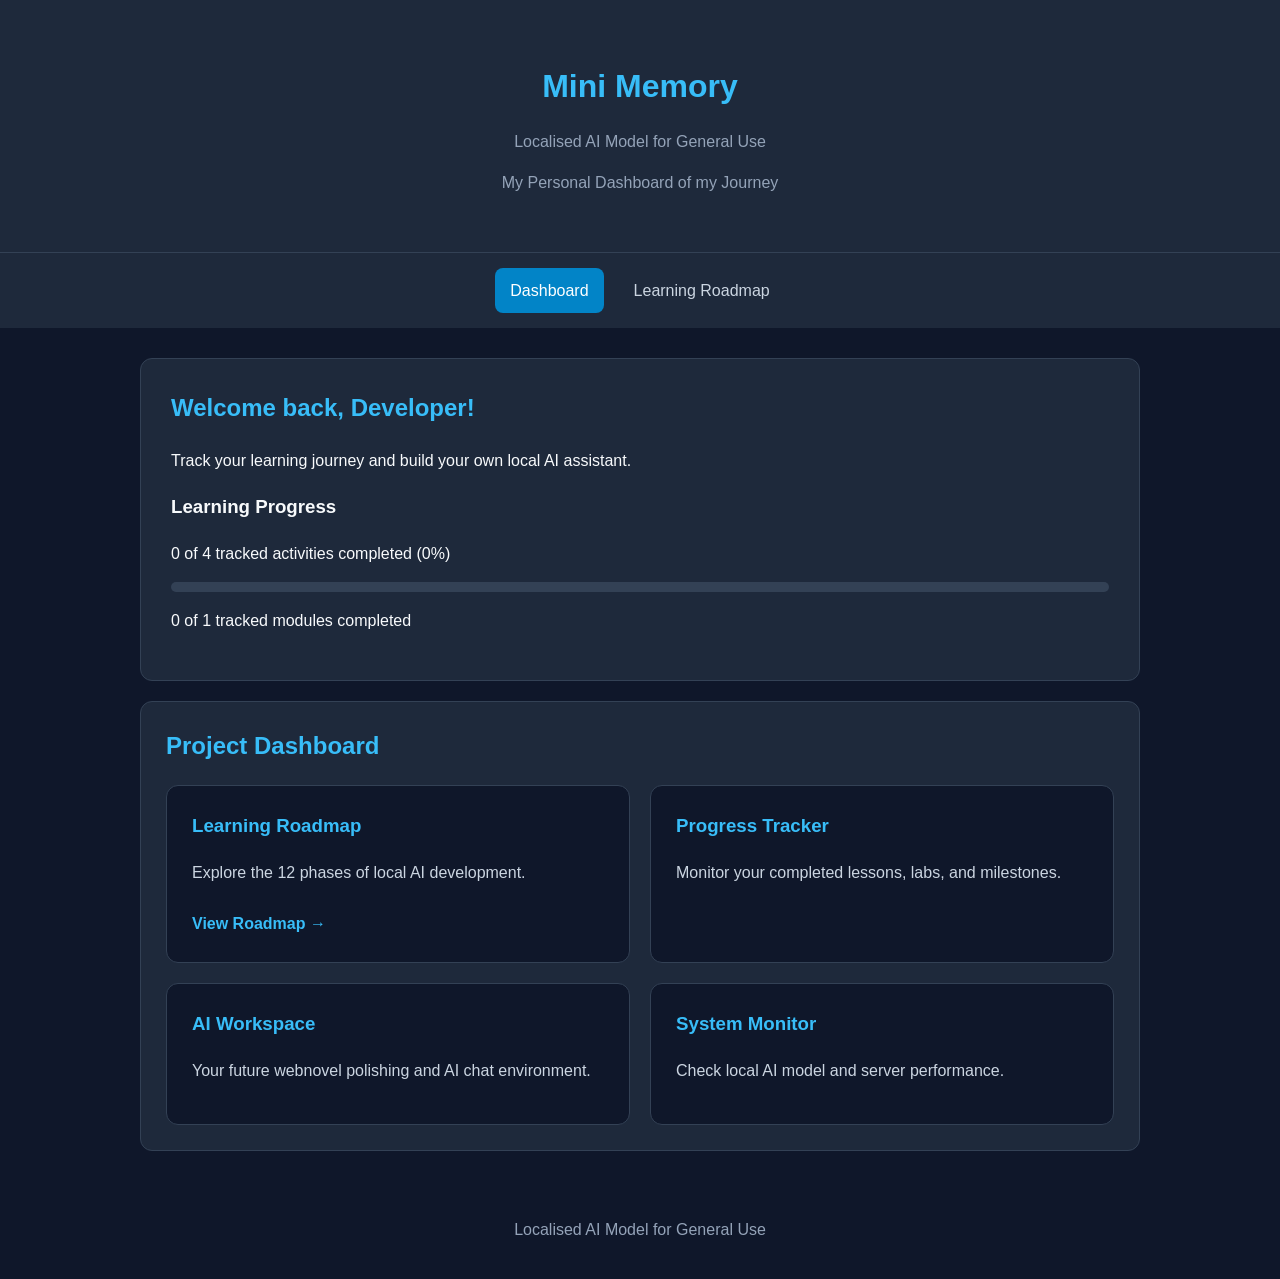
<file: index.html>
<!DOCTYPE html>
<html lang="en">
<head>
    <meta charset="UTF-8">
    <meta name="viewport"
          content="width=device-width, initial-scale=1.0">

    <title>Mini Memory Dashboard</title>
    <link rel="stylesheet" href="static/css/style.css">
</head>

<body>
    
    <header>
        <h1>Mini Memory</h1>
        <p>Localised AI Model for General Use</p>
        <p>My Personal Dashboard of my Journey</p>
    </header>

    <!-- Main Navigation -->
    <nav class="navbar" aria-label="Main navigation">
        <a href="index.html"
           class="nav-link active"
           aria-current="page">
            Dashboard
        </a>
    
        <a href="roadmap.html" class="nav-link">
            Learning Roadmap
        </a>
    </nav>
    
    <main>

    <!-- Welcome Section -->
    <section class="welcome-section">
        <h2>Welcome back, Developer!</h2>

        <p>
            Track your learning journey and build
            your own local AI assistant.
        </p>

        <h3>Learning Progress</h3>

        <p id="dashboard-progress">
            Loading learning progress...
        </p>

        <div class="progress-bar"
            role="progressbar"
            aria-label="Tracked learning activities"
            aria-valuemin="0"
            aria-valuemax="100"
            aria-valuenow="0"
            id="dashboard-progressbar">

            <div class="progress-fill"
                id="dashboard-progress-fill"></div>
        </div>

        <p id="dashboard-module-status">
            Loading module status...
        </p>
    </section>

    <!-- Dashboard Features -->
    <section class="features-section">
        <h2>Project Dashboard</h2>

        <div class="dashboard-grid">

            <article class="dashboard-card">
                <h3>Learning Roadmap</h3>
                <p>
                    Explore the 12 phases of
                    local AI development.
                </p>
            <a href="roadmap.html" class="card-link">
                View Roadmap →
            </a>
            
            </article>

            <article class="dashboard-card">
                <h3>Progress Tracker</h3>
                <p>
                    Monitor your completed lessons,
                    labs, and milestones.
                </p>
            </article>

            <article class="dashboard-card">
                <h3>AI Workspace</h3>
                <p>
                    Your future webnovel polishing
                    and AI chat environment.
                </p>
            </article>

            <article class="dashboard-card">
                <h3>System Monitor</h3>
                <p>
                    Check local AI model and
                    server performance.
                </p>
            </article>

        </div>
    </section>

</main>

    <footer>
        <p>Localised AI Model for General Use</p>
    </footer>
<script src="static/js/progress.js" defer></script>
<script src="static/js/lesson-data.js" defer></script>
<script src="static/js/dashboard.js" defer></script>

</body>
</html>
</file>
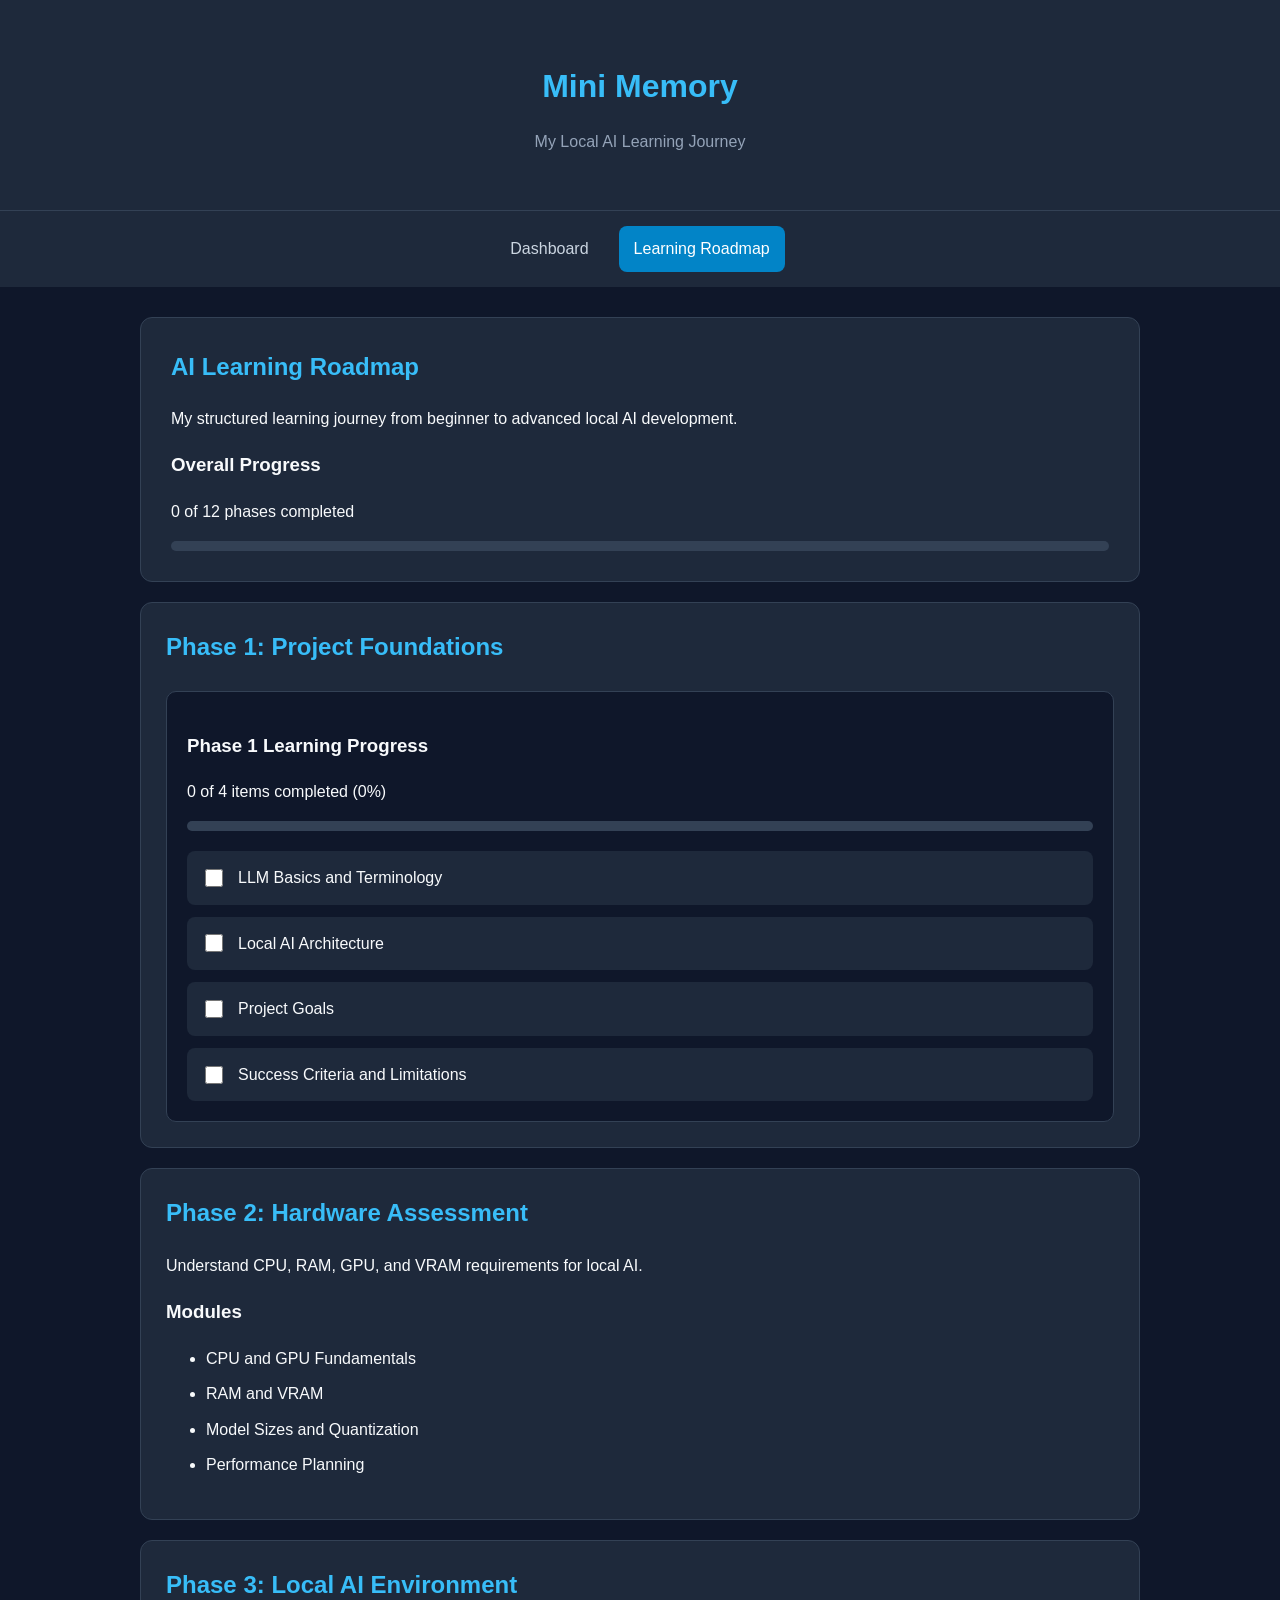
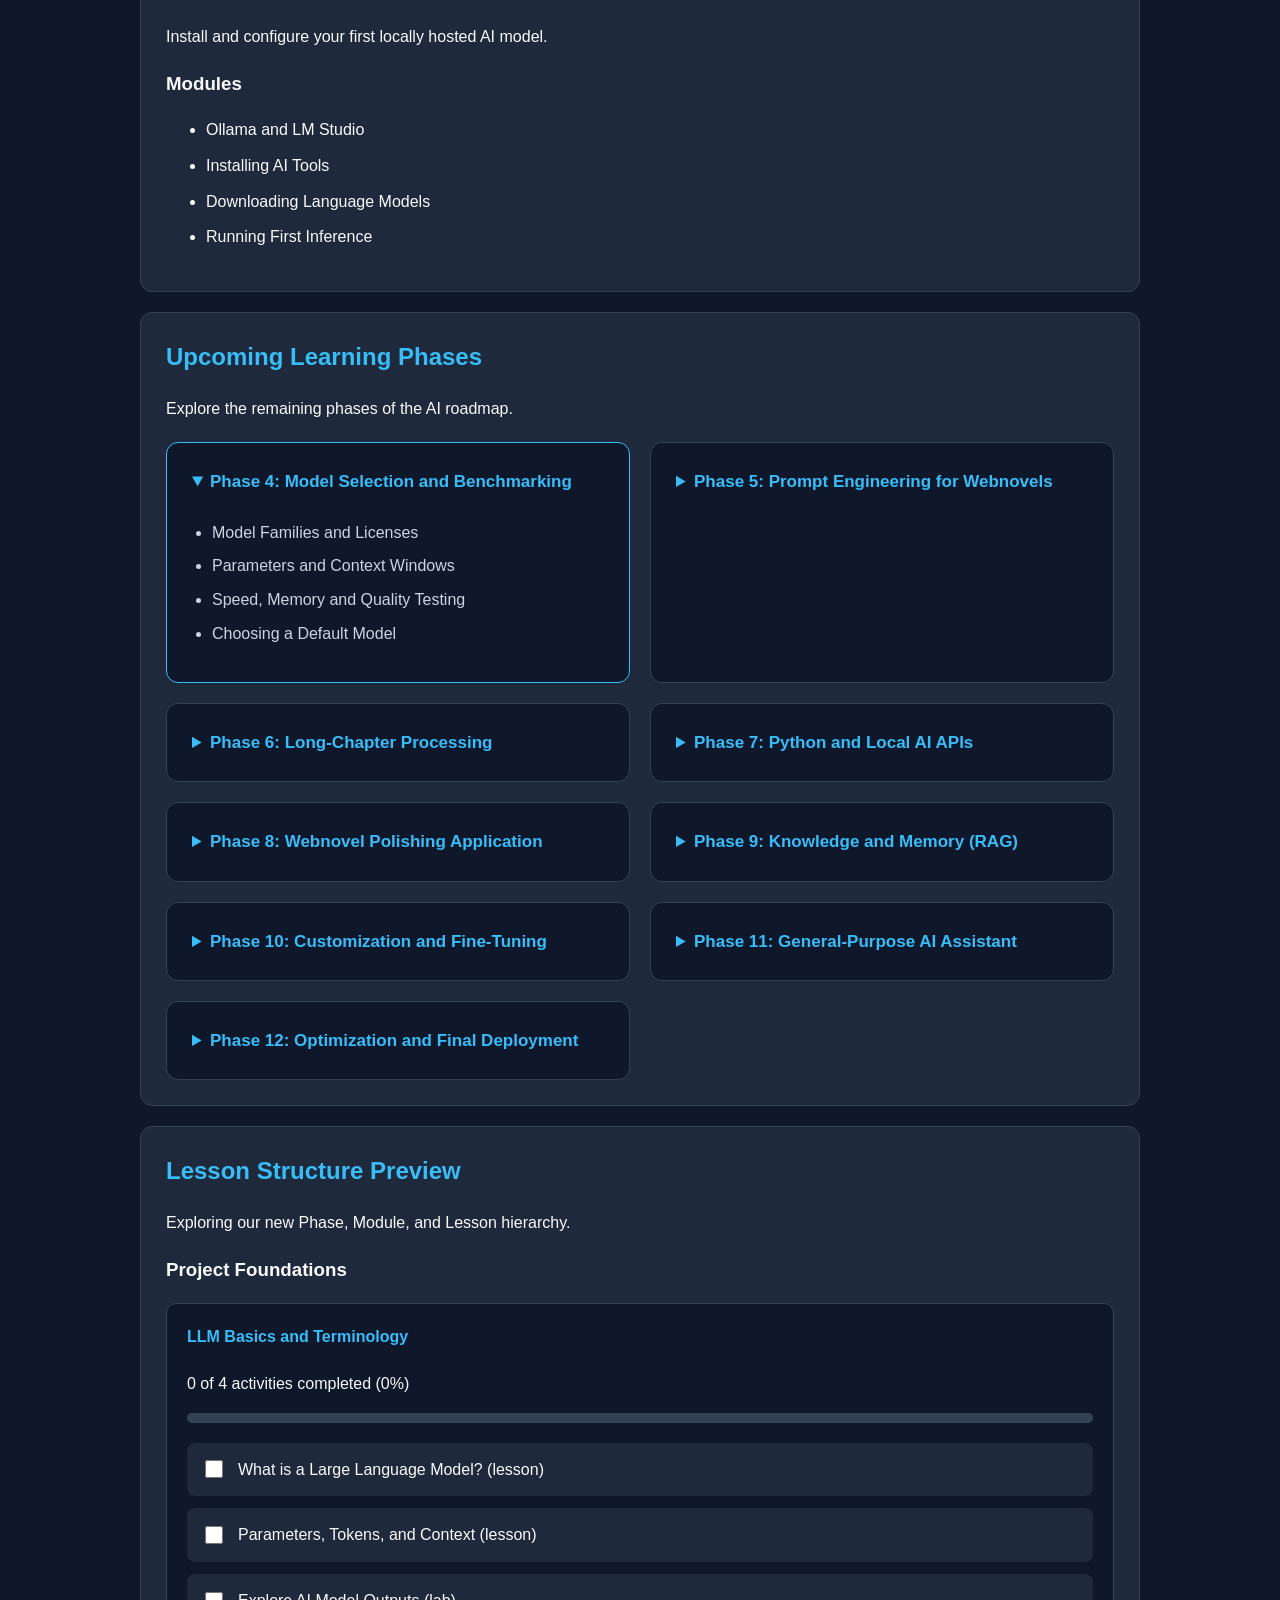
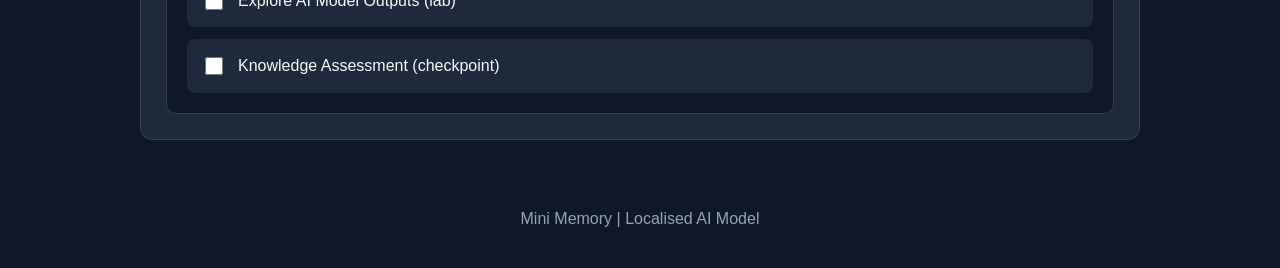
<file: roadmap.html>
<!DOCTYPE html>
<html lang="en">

<head>
    <meta charset="UTF-8">
    <meta name="viewport"
          content="width=device-width, initial-scale=1.0">

    <title>Learning Roadmap | Mini Memory</title>

    <link rel="stylesheet" href="static/css/style.css">
</head>

<body>

    <header>
        <h1>Mini Memory</h1>
        <p>My Local AI Learning Journey</p>
    </header>

    <!-- Main Navigation -->
    <nav class="navbar" aria-label="Main navigation">

        <a href="index.html" class="nav-link">
            Dashboard
        </a>

        <a href="roadmap.html"
           class="nav-link active"
           aria-current="page">
            Learning Roadmap
        </a>

    </nav>

    <main>

        <section class="welcome-section">
            <h2>AI Learning Roadmap</h2>

            <p>
                My structured learning journey from
                beginner to advanced local AI development.
            </p>

            <h3>Overall Progress</h3>
            <p>0 of 12 phases completed</p>

            <div class="progress-bar">
                <div class="progress-fill"></div>
            </div>
        </section>

        <section>
           <!-- Phase 1 Learning Progress -->
            <h2>Phase 1: Project Foundations</h2>
            <div class="lesson-progress">

                <h3>Phase 1 Learning Progress</h3>

                <p id="phase1-progress">0 of 4 items completed</p>

                <div class="progress-bar">
                    <div id="phase1-fill" class="progress-fill"></div>
                </div>

                <div class="lesson-list">

                    <label>
                        <input type="checkbox"
                            class="lesson-checkbox"
                            data-lesson="phase1-module1">
                        LLM Basics and Terminology
                    </label>

                    <label>
                        <input type="checkbox"
                            class="lesson-checkbox"
                            data-lesson="phase1-module2">
                        Local AI Architecture
                    </label>

                    <label>
                        <input type="checkbox"
                            class="lesson-checkbox"
                            data-lesson="phase1-module3">
                        Project Goals
                    </label>

                    <label>
                        <input type="checkbox"
                            class="lesson-checkbox"
                            data-lesson="phase1-module4">
                        Success Criteria and Limitations
                    </label>

                </div>
            </div>
        </section>

        <section>
            <h2>Phase 2: Hardware Assessment</h2>
            <p>
                Understand CPU, RAM, GPU, and VRAM
                requirements for local AI.
            </p>

            <h3>Modules</h3>
            <ul>
                <li>CPU and GPU Fundamentals</li>
                <li>RAM and VRAM</li>
                <li>Model Sizes and Quantization</li>
                <li>Performance Planning</li>
            </ul>
        </section>

        <section>
            <h2>Phase 3: Local AI Environment</h2>
            <p>
                Install and configure your first
                locally hosted AI model.
            </p>

            <h3>Modules</h3>
            <ul>
                <li>Ollama and LM Studio</li>
                <li>Installing AI Tools</li>
                <li>Downloading Language Models</li>
                <li>Running First Inference</li>
            </ul>
        </section>

        <section>
            <h2>Upcoming Learning Phases</h2>
            <p>Explore the remaining phases of the AI roadmap.</p>

            <div id="roadmap-container"></div>
        </section>
        <section>
            <h2>Lesson Structure Preview</h2>

            <p>
                Exploring our new Phase, Module,
                and Lesson hierarchy.
            </p>

            <div id="lesson-container"></div>
        </section>

    </main>

    <footer>
        <p>Mini Memory | Localised AI Model</p>
    </footer>
<script src="static/js/progress.js" defer></script>
<script src="static/js/roadmap-data.js" defer></script>
<script src="static/js/roadmap.js" defer></script>

<script src="static/js/lesson-data.js" defer></script>
<script src="static/js/lessons.js" defer></script>

</body>
</html>
</file>
<file: static/css/style.css>
/* Mini Memory - Main Stylesheet */

/* 1. Global page styling */
body {
    margin: 0;
    padding: 0;
    background-color: #0f172a;
    color: #f8fafc;
    font-family: Arial, sans-serif;
    line-height: 1.6;
}

/* 2. Main page header */
header {
    background-color: #1e293b;
    text-align: center;
    padding: 40px 20px;
}

header h1 {
    color: #38bdf8;
    margin-bottom: 10px;
}

header p {
    color: #94a3b8;
}

/* 3. Main content area */
main {
    max-width: 1000px;
    margin: 30px auto;
    padding: 0 20px;
}

/* 4. Dashboard sections */
section {
    background-color: #1e293b;
    padding: 25px;
    margin-bottom: 20px;
    border-radius: 12px;
    border: 1px solid #334155;
}

/* 5. Section headings */
section h2 {
    color: #38bdf8;
    margin-top: 0;
}

/* 6. Feature list */
li {
    margin-bottom: 10px;
}

/* 7. Footer */
footer {
    text-align: center;
    color: #94a3b8;
    padding: 20px;
}

/* 8. Mobile adjustments */
@media (max-width: 600px) {
    header {
        padding: 25px 15px;
    }

    main {
        margin: 15px auto;
        padding: 0 12px;
    }

    section {
        padding: 18px;
    }
}

/* 9. Welcome section */
.welcome-section {
    background-color: #1e293b;
    padding: 30px;
    border-radius: 12px;
}

.progress-bar {
    background-color: #334155;
    height: 10px;
    border-radius: 10px;
    overflow: hidden;
}

.progress-fill {
    background-color: #38bdf8;
    width: 0%;
    height: 100%;
}

/* 10. Dashboard grid */
.dashboard-grid {
    display: grid;
    grid-template-columns: repeat(2, 1fr);
    gap: 20px;
}

/* 11. Dashboard cards */
.dashboard-card {
    background-color: #0f172a;
    padding: 25px;
    border-radius: 12px;
    border: 1px solid #334155;
}

.dashboard-card h3 {
    color: #38bdf8;
    margin-top: 0;
}

.dashboard-card p {
    color: #cbd5e1;
}

/* 12. Mobile responsiveness */
@media (max-width: 600px) {
    .dashboard-grid {
        grid-template-columns: 1fr;
    }

    .welcome-section,
    .dashboard-card {
        padding: 18px;
    }
}

/* 13. Main Navigation */
.navbar {
    display: flex;
    justify-content: center;
    gap: 15px;
    padding: 15px;
    background-color: #1e293b;
    border-top: 1px solid #334155;
}

.nav-link {
    color: #cbd5e1;
    text-decoration: none;
    padding: 10px 15px;
    border-radius: 8px;
    transition: background-color 0.2s;
}

.nav-link:hover {
    background-color: #334155;
    color: #ffffff;
}

.nav-link.active {
    background-color: #0284c7;
    color: #ffffff;
}

.nav-link:focus-visible {
    outline: 2px solid #38bdf8;
    outline-offset: 3px;
}

/* 14. Mobile Navigation */
@media (max-width: 600px) {
    .navbar {
        flex-wrap: wrap;
        gap: 8px;
    }

    .nav-link {
        padding: 8px 12px;
        font-size: 14px;
    }
}
/* 15. Dashboard Card Links */
.card-link {
    display: inline-block;
    margin-top: 10px;
    color: #38bdf8;
    text-decoration: none;
    font-weight: bold;
}

.card-link:hover {
    text-decoration: underline;
}

.card-link:focus-visible {
    outline: 2px solid #38bdf8;
    outline-offset: 4px;
}

/* 16. Interactive Lesson Progress */
.lesson-progress {
    margin-top: 25px;
    padding: 20px;
    border-radius: 10px;
    background-color: #0f172a;
    border: 1px solid #334155;
}

.lesson-progress button {
    background-color: #0284c7;
    color: white;
    border: none;
    border-radius: 8px;
    padding: 12px 18px;
    font-size: 15px;
    cursor: pointer;
}

.lesson-progress button:hover {
    background-color: #0369a1;
}

.lesson-progress button:focus-visible {
    outline: 2px solid #38bdf8;
    outline-offset: 3px;
}


/* 17. Lesson Checklist */
.lesson-list {
    display: flex;
    flex-direction: column;
    gap: 12px;
    margin-top: 20px;
}

.lesson-list label {
    display: flex;
    align-items: center;
    gap: 12px;
    background-color: #1e293b;
    padding: 14px;
    border-radius: 8px;
    cursor: pointer;
}

.lesson-checkbox {
    width: 18px;
    height: 18px;
    accent-color: #38bdf8;
    cursor: pointer;
}


/* 18. Generated Roadmap Cards */
#roadmap-container {
    display: grid;
    grid-template-columns: repeat(2, minmax(0, 1fr));
    gap: 20px;
    margin-top: 20px;
}

.phase-card {
    background-color: #0f172a;
    border: 1px solid #334155;
    border-radius: 12px;
    padding: 20px;
}

.phase-card h3 {
    color: #38bdf8;
    margin-top: 0;
}

.phase-card li {
    color: #cbd5e1;
    margin-bottom: 8px;
}

@media (max-width: 600px) {
    #roadmap-container {
        grid-template-columns: 1fr;
    }
}


/* 19. Expandable Roadmap Cards */
.phase-card summary {
    color: #38bdf8;
    font-size: 17px;
    font-weight: bold;
    cursor: pointer;
    padding: 5px;
}

.phase-card summary:hover {
    color: #7dd3fc;
}

.phase-card summary:focus-visible {
    outline: 2px solid #38bdf8;
    outline-offset: 4px;
}

.phase-card[open] {
    border-color: #38bdf8;
}

.phase-card ul {
    margin-top: 20px;
    padding-left: 25px;
}


/* 20. Lesson Structure Preview */
.module-card {
    background-color: #0f172a;
    border: 1px solid #334155;
    border-radius: 10px;
    padding: 20px;
    margin-top: 15px;
}

.module-card h4 {
    color: #38bdf8;
    margin-top: 0;
}

.module-card ul {
    padding-left: 25px;
}

.module-card li {
    color: #cbd5e1;
    margin-bottom: 10px;
}


/* 21. Dynamic Lesson Progress */

.module-card .progress-bar {
    margin-bottom: 20px;
}

.module-card .lesson-list {
    margin-top: 15px;
}

.module-card .lesson-list label:has(input:checked) {
    border: 1px solid #22c55e;
    background-color: #163b32;
}

.module-card .lesson-list input:checked + span {
    color: #86efac;
    text-decoration: line-through;
}

.module-card .lesson-checkbox {
    flex-shrink: 0;
}
</file>
